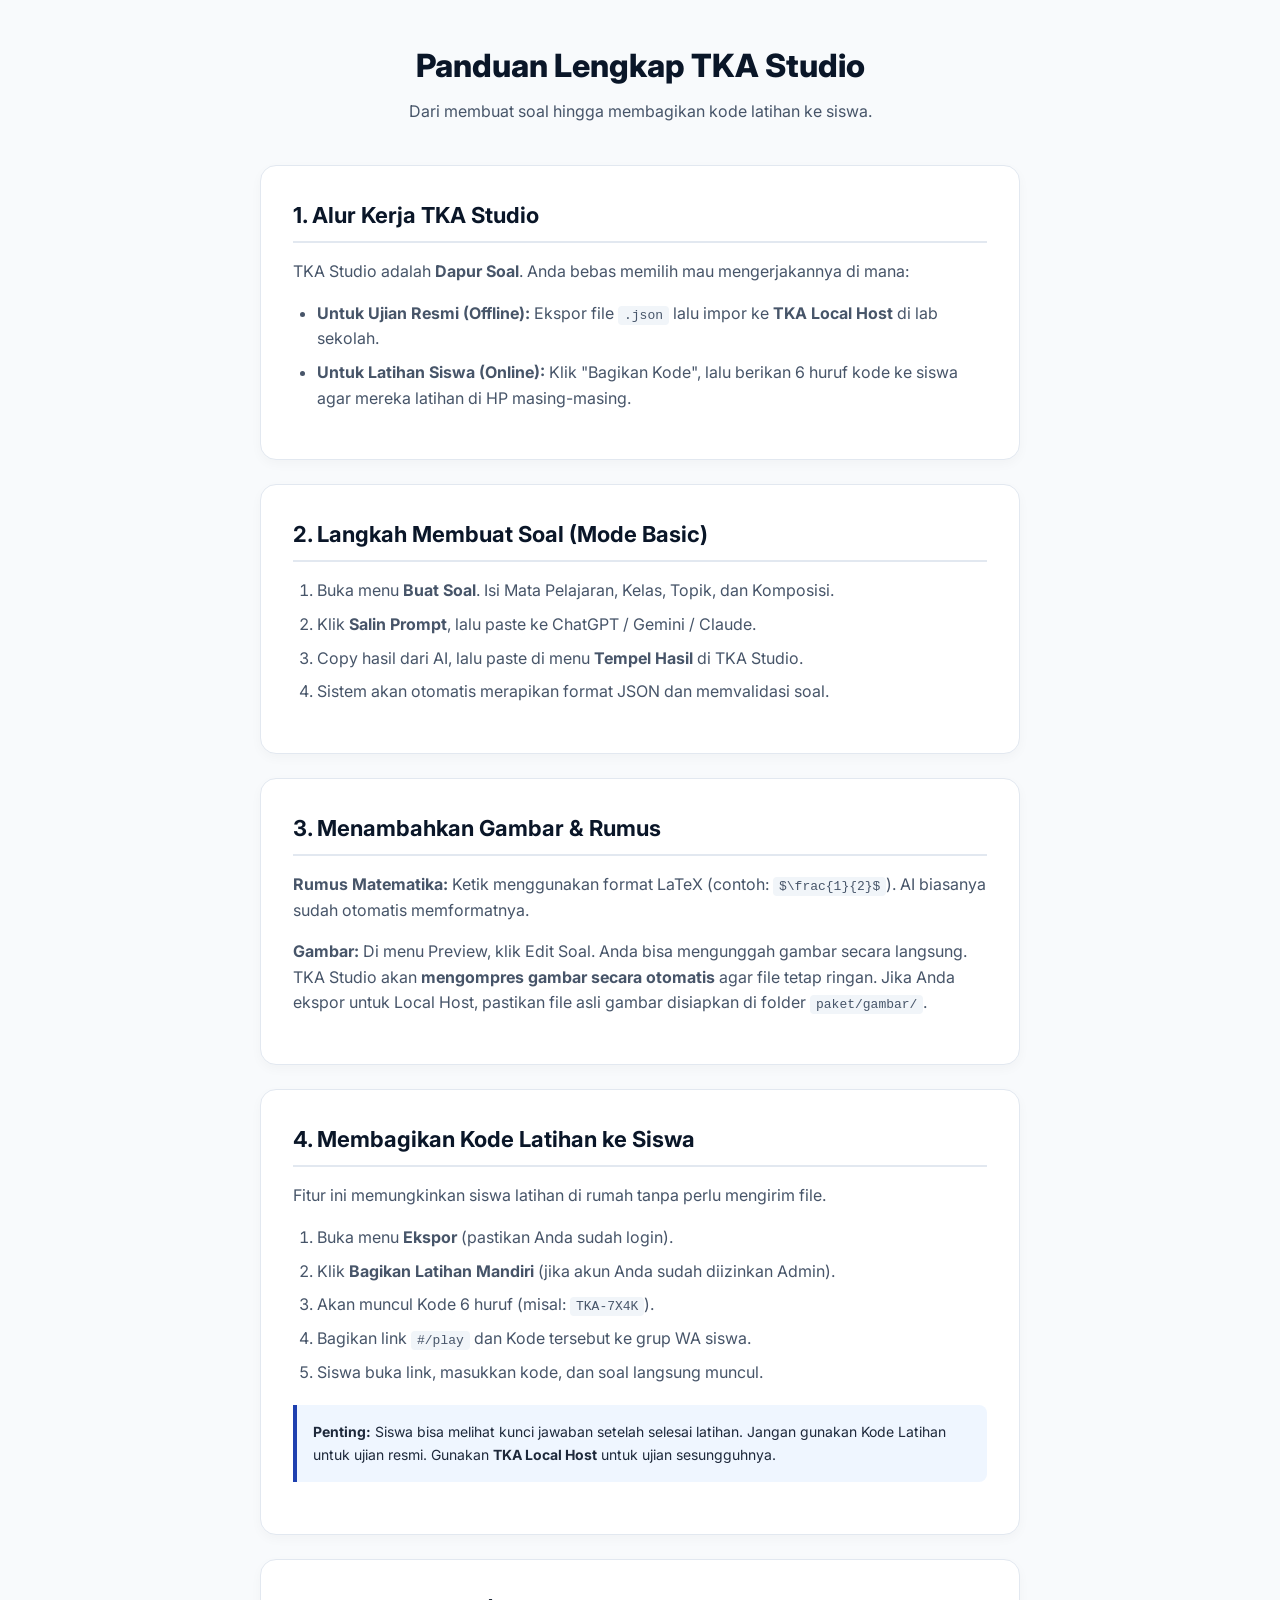
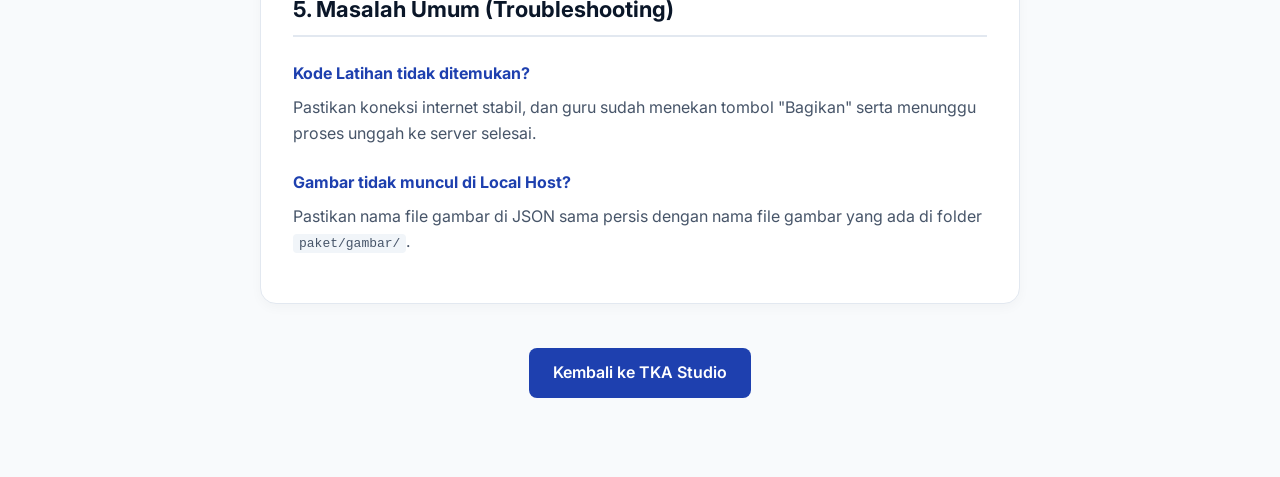
<file: panduan/index.html>
<!DOCTYPE html>
<html lang="id">
<head>
  <meta charset="UTF-8">
  <meta name="viewport" content="width=device-width, initial-scale=1.0">
  <title>Panduan Lengkap — TKA Studio</title>
  <link href="https://fonts.googleapis.com/css2?family=Inter:wght@400;500;600;700;800&display=swap" rel="stylesheet">
  <style>
    :root { --primary: #1e40af; --navy: #0a1628; --text: #1e293b; --muted: #64748b; --border: #e2e8f0; --surface: #f8fafc; }
    * { box-sizing: border-box; margin: 0; padding: 0; }
    body { font-family: 'Inter', sans-serif; color: var(--text); background: var(--surface); line-height: 1.6; }
    .container { max-width: 800px; margin: 0 auto; padding: 40px 20px 80px; }
    .card { background: white; border: 1px solid var(--border); border-radius: 16px; padding: 32px; margin-bottom: 24px; box-shadow: 0 4px 12px rgba(0,0,0,0.03); }
    h1 { font-size: 32px; font-weight: 800; color: var(--navy); margin-bottom: 8px; }
    h2 { font-size: 22px; font-weight: 700; color: var(--navy); margin-bottom: 16px; border-bottom: 2px solid var(--border); padding-bottom: 8px; }
    h3 { font-size: 16px; font-weight: 700; margin: 24px 0 8px; color: var(--primary); }
    p { margin-bottom: 16px; color: #475569; }
    ul, ol { margin: 0 0 16px 24px; color: #475569; }
    li { margin-bottom: 8px; }
    .btn { display: inline-flex; align-items: center; justify-content: center; padding: 12px 24px; background: var(--primary); color: white; font-weight: 600; text-decoration: none; border-radius: 8px; margin-top: 20px; }
    .alert { background: #eff6ff; border-left: 4px solid var(--primary); padding: 16px; border-radius: 0 8px 8px 0; margin: 20px 0; font-size: 14px; }
    code { background: #f1f5f9; padding: 2px 6px; border-radius: 4px; font-family: monospace; font-size: 13px; }
  </style>
</head>
<body>
  <div class="container">
    <header style="text-align: center; margin-bottom: 40px;">
      <h1>Panduan Lengkap TKA Studio</h1>
      <p class="subtitle">Dari membuat soal hingga membagikan kode latihan ke siswa.</p>
    </header>

    <div class="card">
      <h2>1. Alur Kerja TKA Studio</h2>
      <p>TKA Studio adalah <b>Dapur Soal</b>. Anda bebas memilih mau mengerjakannya di mana:</p>
      <ul>
        <li><b>Untuk Ujian Resmi (Offline):</b> Ekspor file <code>.json</code> lalu impor ke <b>TKA Local Host</b> di lab sekolah.</li>
        <li><b>Untuk Latihan Siswa (Online):</b> Klik "Bagikan Kode", lalu berikan 6 huruf kode ke siswa agar mereka latihan di HP masing-masing.</li>
      </ul>
    </div>

    <div class="card">
      <h2>2. Langkah Membuat Soal (Mode Basic)</h2>
      <ol>
        <li>Buka menu <b>Buat Soal</b>. Isi Mata Pelajaran, Kelas, Topik, dan Komposisi.</li>
        <li>Klik <b>Salin Prompt</b>, lalu paste ke ChatGPT / Gemini / Claude.</li>
        <li>Copy hasil dari AI, lalu paste di menu <b>Tempel Hasil</b> di TKA Studio.</li>
        <li>Sistem akan otomatis merapikan format JSON dan memvalidasi soal.</li>
      </ol>
    </div>

    <div class="card">
      <h2>3. Menambahkan Gambar & Rumus</h2>
      <p><b>Rumus Matematika:</b> Ketik menggunakan format LaTeX (contoh: <code>$\frac{1}{2}$</code>). AI biasanya sudah otomatis memformatnya.</p>
      <p><b>Gambar:</b> Di menu Preview, klik Edit Soal. Anda bisa mengunggah gambar secara langsung. TKA Studio akan <b>mengompres gambar secara otomatis</b> agar file tetap ringan. Jika Anda ekspor untuk Local Host, pastikan file asli gambar disiapkan di folder <code>paket/gambar/</code>.</p>
    </div>

    <div class="card">
      <h2>4. Membagikan Kode Latihan ke Siswa</h2>
      <p>Fitur ini memungkinkan siswa latihan di rumah tanpa perlu mengirim file.</p>
      <ol>
        <li>Buka menu <b>Ekspor</b> (pastikan Anda sudah login).</li>
        <li>Klik <b>Bagikan Latihan Mandiri</b> (jika akun Anda sudah diizinkan Admin).</li>
        <li>Akan muncul Kode 6 huruf (misal: <code>TKA-7X4K</code>).</li>
        <li>Bagikan link <code>#/play</code> dan Kode tersebut ke grup WA siswa.</li>
        <li>Siswa buka link, masukkan kode, dan soal langsung muncul.</li>
      </ol>
      <div class="alert">
        <b>Penting:</b> Siswa bisa melihat kunci jawaban setelah selesai latihan. Jangan gunakan Kode Latihan untuk ujian resmi. Gunakan <b>TKA Local Host</b> untuk ujian sesungguhnya.
      </div>
    </div>

    <div class="card">
      <h2>5. Masalah Umum (Troubleshooting)</h2>
      <h3>Kode Latihan tidak ditemukan?</h3>
      <p>Pastikan koneksi internet stabil, dan guru sudah menekan tombol "Bagikan" serta menunggu proses unggah ke server selesai.</p>
      
      <h3>Gambar tidak muncul di Local Host?</h3>
      <p>Pastikan nama file gambar di JSON sama persis dengan nama file gambar yang ada di folder <code>paket/gambar/</code>.</p>
    </div>

    <div style="text-align: center;">
      <a href="../" class="btn">Kembali ke TKA Studio</a>
    </div>
  </div>
</body>
</html>
</file>
